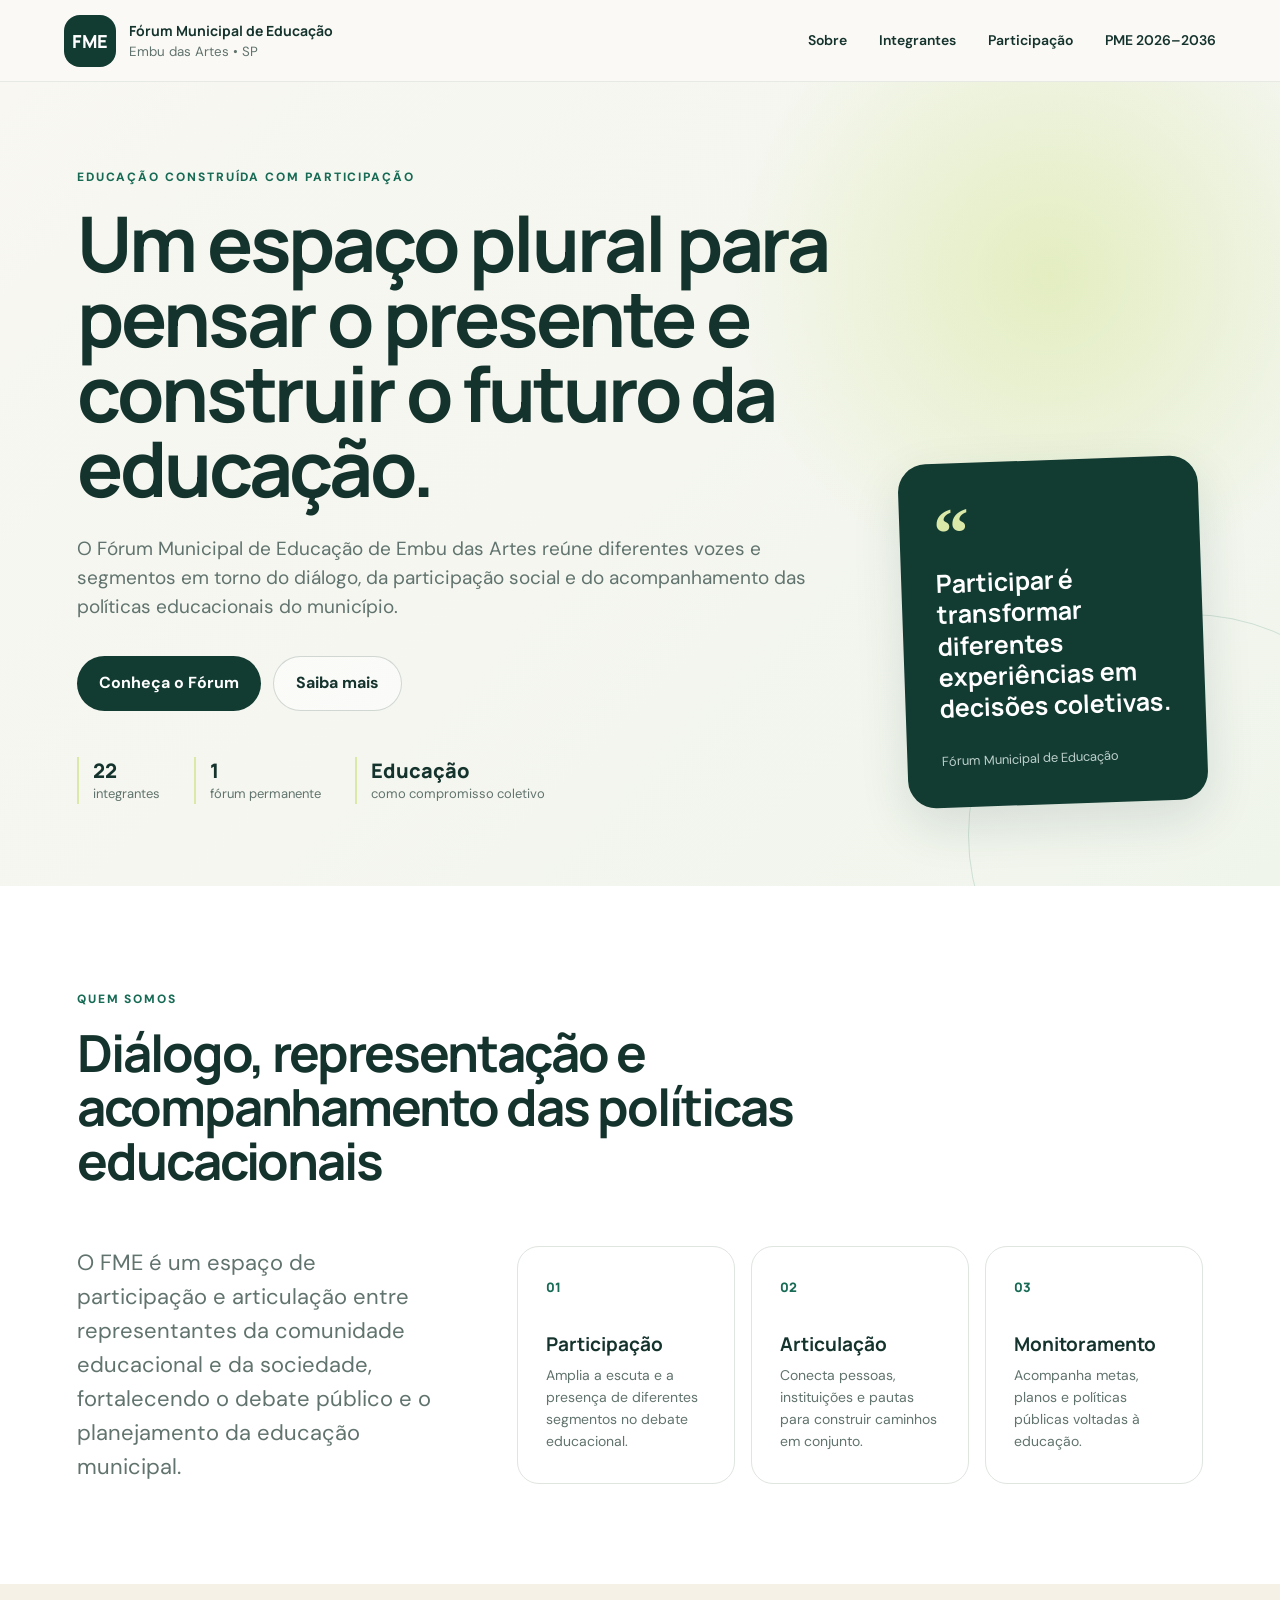
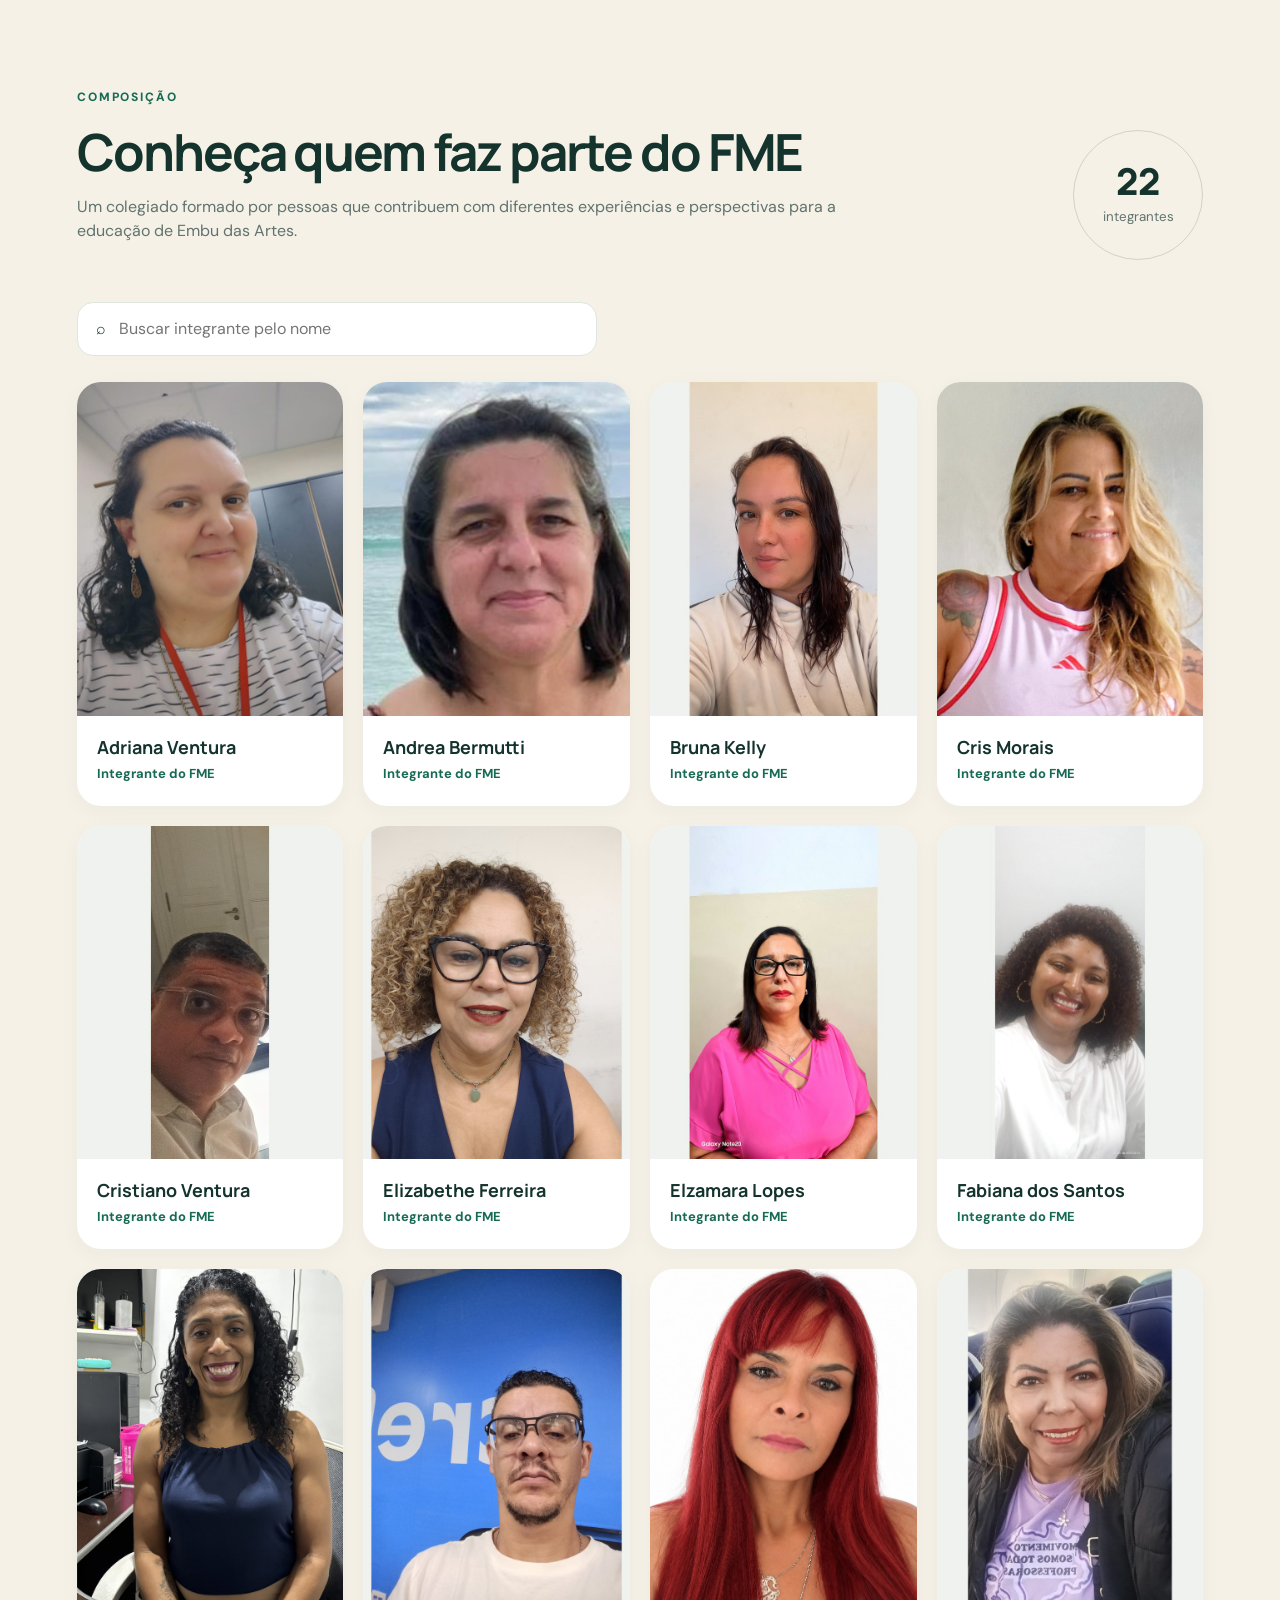
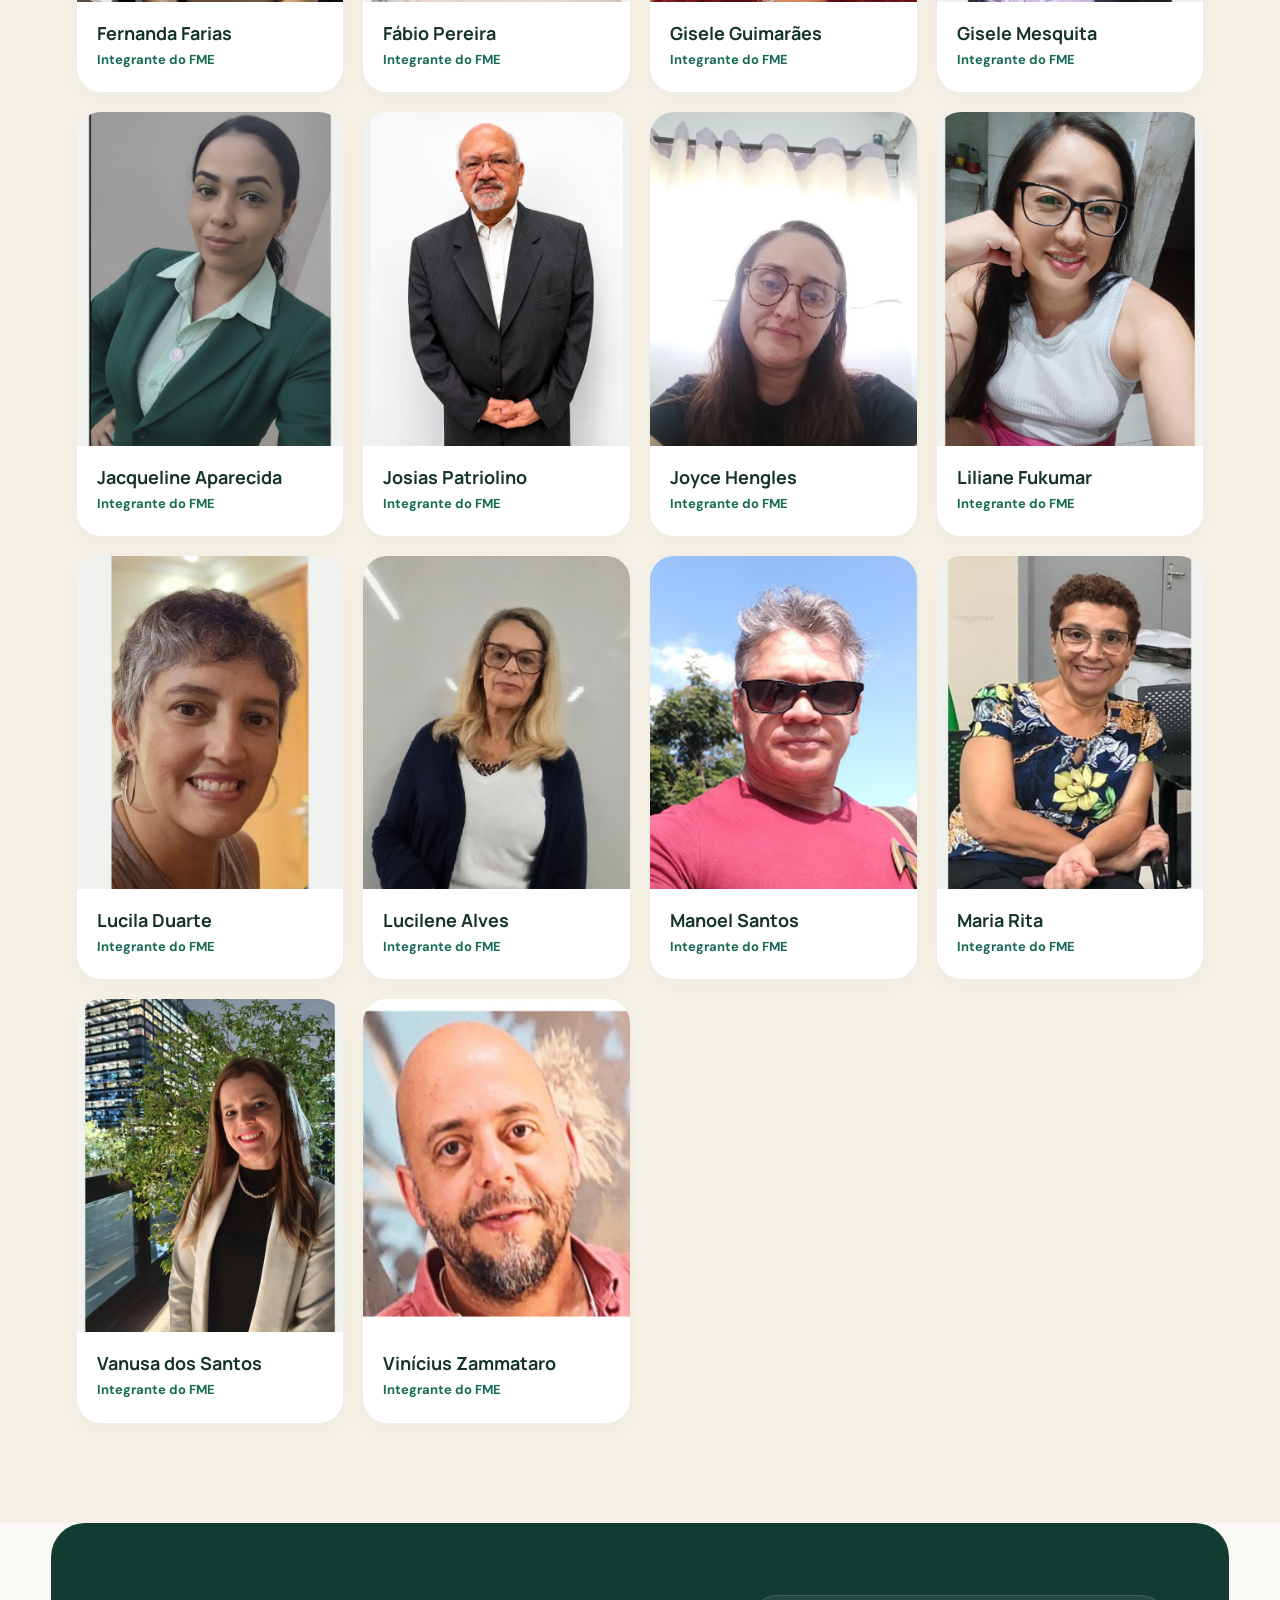
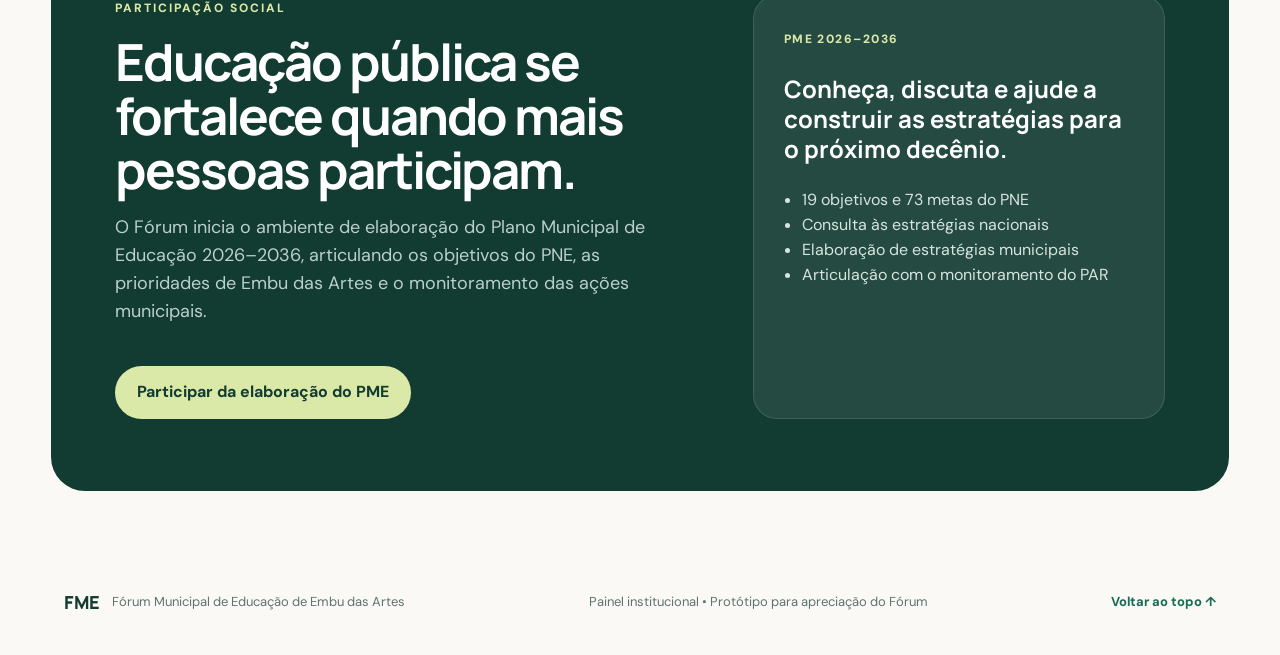
<file: index.html>
<!doctype html>
<html lang="pt-BR">
<head>
  <meta charset="utf-8">
  <meta name="viewport" content="width=device-width, initial-scale=1">
  <meta name="theme-color" content="#173f35">
  <title>FME | Fórum Municipal de Educação de Embu das Artes</title>
  <meta name="description" content="Painel institucional do Fórum Municipal de Educação de Embu das Artes.">
  <link rel="preconnect" href="https://fonts.googleapis.com">
  <link rel="preconnect" href="https://fonts.gstatic.com" crossorigin>
  <link href="https://fonts.googleapis.com/css2?family=DM+Sans:wght@400;500;600;700&family=Manrope:wght@600;700;800&display=swap" rel="stylesheet">
  <link rel="stylesheet" href="assets/css/style.css">
  <link rel="stylesheet" href="assets/css/index-overrides.css">
</head>
<body>
<header class="topbar"><a class="brand" href="#inicio"><span class="brand-mark">FME</span><span class="brand-copy"><strong>Fórum Municipal de Educação</strong><small>Embu das Artes • SP</small></span></a><nav class="nav"><a href="#sobre">Sobre</a><a href="#integrantes">Integrantes</a><a href="#participacao">Participação</a><a href="pme.html">PME 2026–2036</a></nav><button class="menu" aria-label="Abrir menu" aria-expanded="false">☰</button></header>
<main>
<section id="inicio" class="hero"><div class="hero-content"><span class="eyebrow">Educação construída com participação</span><h1>Um espaço plural para pensar o presente e construir o futuro da educação.</h1><p>O Fórum Municipal de Educação de Embu das Artes reúne diferentes vozes e segmentos em torno do diálogo, da participação social e do acompanhamento das políticas educacionais do município.</p><div class="hero-actions"><a class="btn primary" href="#integrantes">Conheça o Fórum</a><a class="btn ghost" href="#sobre">Saiba mais</a></div><div class="hero-stats"><div><strong id="memberTotal">21</strong><span>integrantes</span></div><div><strong>1</strong><span>fórum permanente</span></div><div><strong>Educação</strong><span>como compromisso coletivo</span></div></div></div><aside class="hero-card"><div class="quote-mark">“</div><p>Participar é transformar diferentes experiências em decisões coletivas.</p><span>Fórum Municipal de Educação</span></aside></section>
<section id="sobre" class="section intro"><div class="section-heading"><span class="kicker">Quem somos</span><h2>Diálogo, representação e acompanhamento das políticas educacionais</h2></div><div class="intro-grid"><p class="lead">O FME é um espaço de participação e articulação entre representantes da comunidade educacional e da sociedade, fortalecendo o debate público e o planejamento da educação municipal.</p><div class="pillars"><article><b>01</b><h3>Participação</h3><p>Amplia a escuta e a presença de diferentes segmentos no debate educacional.</p></article><article><b>02</b><h3>Articulação</h3><p>Conecta pessoas, instituições e pautas para construir caminhos em conjunto.</p></article><article><b>03</b><h3>Monitoramento</h3><p>Acompanha metas, planos e políticas públicas voltadas à educação.</p></article></div></div></section>
<section id="integrantes" class="section members-section"><div class="section-heading members-heading"><div><span class="kicker">Composição</span><h2>Conheça quem faz parte do FME</h2><p>Um colegiado formado por pessoas que contribuem com diferentes experiências e perspectivas para a educação de Embu das Artes.</p></div><div class="counter"><span id="visibleCount">21</span><small>integrantes</small></div></div><div class="member-tools"><label class="search"><span>⌕</span><input id="searchInput" type="search" placeholder="Buscar integrante pelo nome"></label><button id="clearSearch" class="clear" hidden>Limpar busca</button></div><div id="membersGrid" class="members-grid" aria-live="polite"></div><p id="emptyState" class="empty" hidden>Nenhum integrante encontrado com esse nome.</p></section>
<section id="participacao" class="participation"><div><span class="kicker light">Participação social</span><h2>Educação pública se fortalece quando mais pessoas participam.</h2><p>O Fórum inicia o ambiente de elaboração do Plano Municipal de Educação 2026–2036, articulando os objetivos do PNE, as prioridades de Embu das Artes e o monitoramento das ações municipais.</p><a class="btn pme-cta" href="pme.html">Participar da elaboração do PME</a></div><div class="future-card"><span>PME 2026–2036</span><h3>Conheça, discuta e ajude a construir as estratégias para o próximo decênio.</h3><ul><li>19 objetivos e 73 metas do PNE</li><li>Consulta às estratégias nacionais</li><li>Elaboração de estratégias municipais</li><li>Articulação com o monitoramento do PAR</li></ul></div></section>
</main><footer><div><strong>FME</strong><span>Fórum Municipal de Educação de Embu das Artes</span></div><p>Painel institucional • Protótipo para apreciação do Fórum</p><a href="#inicio">Voltar ao topo ↑</a></footer><script src="assets/js/app.js"></script></body></html>
</file>
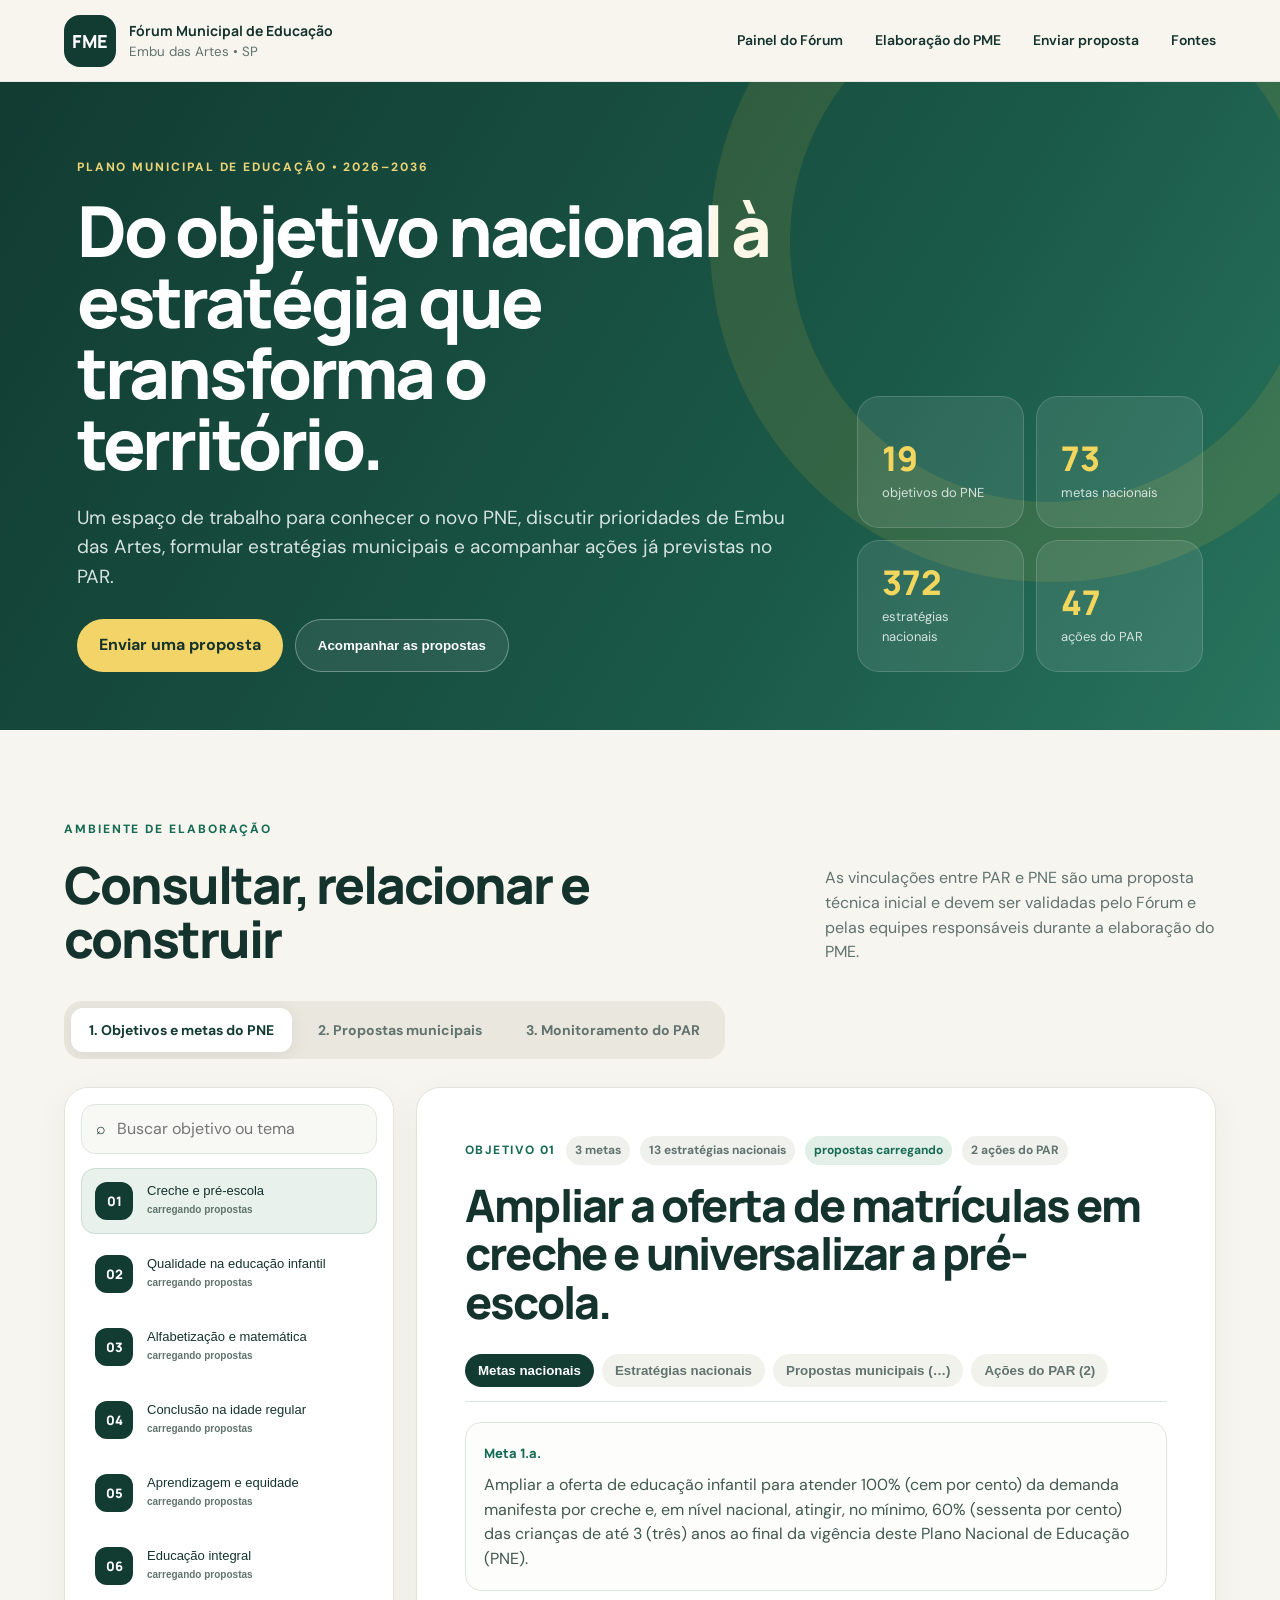
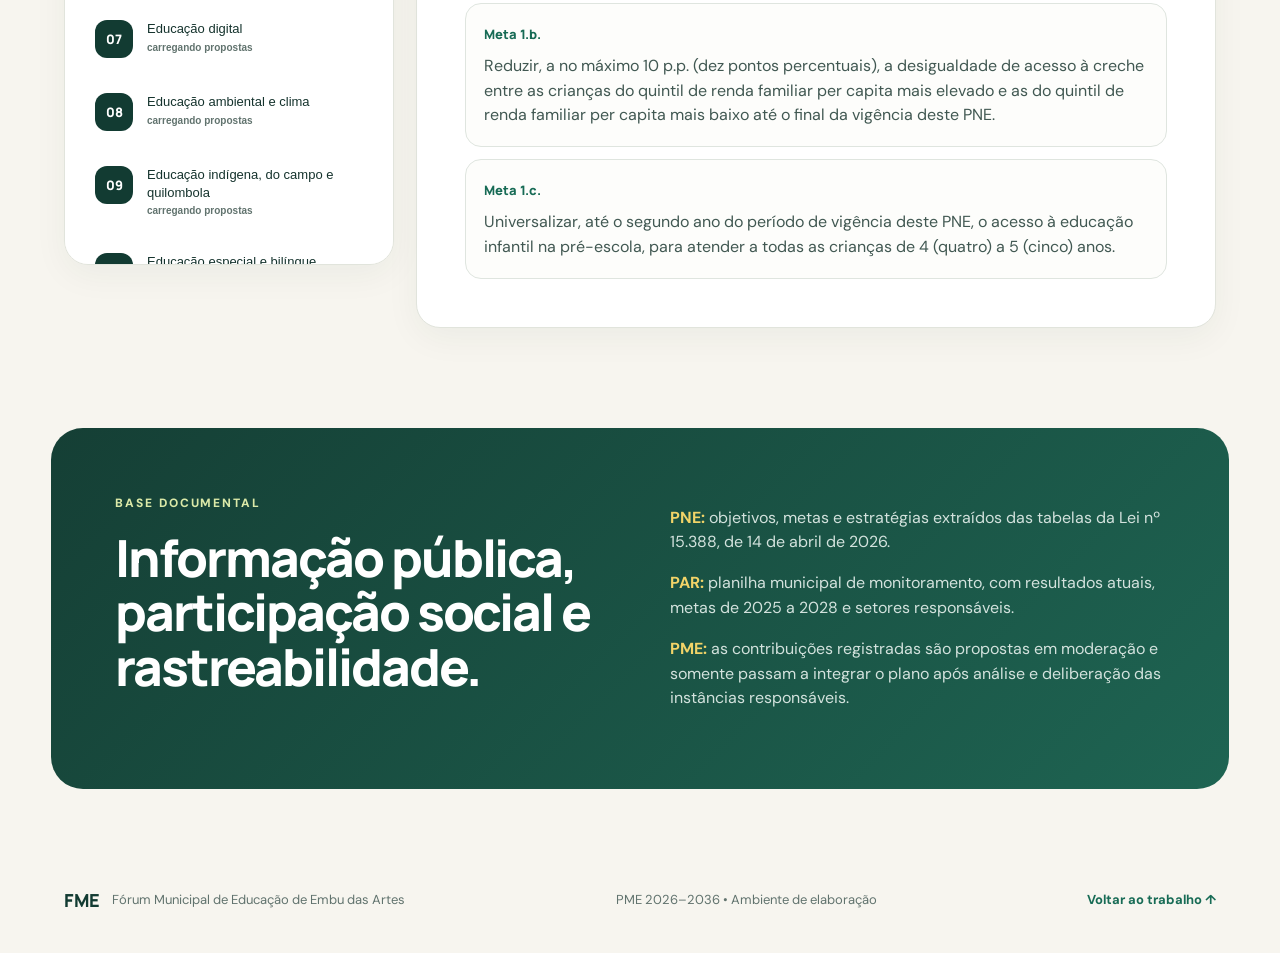
<file: pme.html>
<!doctype html>
<html lang="pt-BR">
<head>
  <meta charset="utf-8">
  <meta name="viewport" content="width=device-width, initial-scale=1">
  <meta name="theme-color" content="#153f35">
  <title>PME 2026–2036 | Fórum Municipal de Educação</title>
  <meta name="description" content="Ambiente de consulta ao PNE, elaboração de estratégias municipais e articulação com o monitoramento do PAR de Embu das Artes.">
  <link rel="preconnect" href="https://fonts.googleapis.com">
  <link rel="preconnect" href="https://fonts.gstatic.com" crossorigin>
  <link href="https://fonts.googleapis.com/css2?family=DM+Sans:wght@400;500;600;700&family=Manrope:wght@600;700;800&display=swap" rel="stylesheet">
  <link rel="stylesheet" href="assets/css/style.css">
  <link rel="stylesheet" href="assets/css/pme.css">
  <link rel="stylesheet" href="assets/css/pme-integration.css">
  <link rel="stylesheet" href="assets/css/pme-dashboard.css">
</head>
<body class="pme-page">
  <header class="topbar">
    <a class="brand" href="index.html">
      <span class="brand-mark">FME</span>
      <span class="brand-copy"><strong>Fórum Municipal de Educação</strong><small>Embu das Artes • SP</small></span>
    </a>
    <nav class="nav">
      <a href="index.html">Painel do Fórum</a>
      <a href="#workspace">Elaboração do PME</a>
      <a href="propostas.html">Enviar proposta</a>
      <a href="#fontes">Fontes</a>
    </nav>
    <button class="menu" aria-label="Abrir menu" aria-expanded="false">☰</button>
  </header>

  <main>
    <section class="pme-hero">
      <div>
        <span class="eyebrow">Plano Municipal de Educação • 2026–2036</span>
        <h1>Do objetivo nacional à estratégia que transforma o território.</h1>
        <p>Um espaço de trabalho para conhecer o novo PNE, discutir prioridades de Embu das Artes, formular estratégias municipais e acompanhar ações já previstas no PAR.</p>
        <div class="hero-actions">
          <a class="btn primary" href="propostas.html">Enviar uma proposta</a>
          <button class="btn dashboard-link" type="button" data-open-view="municipal">Acompanhar as propostas</button>
        </div>
      </div>
      <div class="pme-hero-stats" aria-label="Resumo das fontes analisadas">
        <article><strong id="pneObjectiveTotal">19</strong><span>objetivos do PNE</span></article>
        <article><strong id="pneGoalTotal">73</strong><span>metas nacionais</span></article>
        <article><strong id="pneStrategyTotal">372</strong><span>estratégias nacionais</span></article>
        <article><strong id="parActionTotal">47</strong><span>ações do PAR</span></article>
      </div>
    </section>

    <section id="workspace" class="pme-workspace">
      <div class="workspace-heading">
        <div>
          <span class="kicker">Ambiente de elaboração</span>
          <h2>Consultar, relacionar e construir</h2>
        </div>
        <p>As vinculações entre PAR e PNE são uma proposta técnica inicial e devem ser validadas pelo Fórum e pelas equipes responsáveis durante a elaboração do PME.</p>
      </div>

      <div class="view-tabs" role="tablist" aria-label="Etapas de trabalho do PME">
        <button class="view-tab active" role="tab" aria-selected="true" data-view="pne">1. Objetivos e metas do PNE</button>
        <button class="view-tab" role="tab" aria-selected="false" data-view="municipal">2. Propostas municipais</button>
        <button class="view-tab" role="tab" aria-selected="false" data-view="par">3. Monitoramento do PAR</button>
      </div>

      <section class="workspace-view active" id="view-pne" aria-label="Objetivos e metas do PNE">
        <div class="pne-layout">
          <aside class="objective-browser">
            <label class="pme-search">
              <span aria-hidden="true">⌕</span>
              <input id="objectiveSearch" type="search" placeholder="Buscar objetivo ou tema">
            </label>
            <div id="objectiveList" class="objective-list"></div>
          </aside>
          <div id="objectiveDetail" class="objective-detail"></div>
        </div>
      </section>

      <section class="workspace-view" id="view-municipal" aria-label="Painel público das propostas municipais">
        <div class="proposal-dashboard-head">
          <div>
            <span class="kicker">Consulta pública moderada</span>
            <h3>Acompanhamento das propostas municipais</h3>
            <p>Os números abaixo são atualizados a partir da central de propostas. Somente dados agregados são publicados; nomes, e-mails e textos ainda não moderados permanecem restritos à equipe responsável.</p>
          </div>
          <a class="btn primary" href="propostas.html">Enviar nova proposta</a>
        </div>

        <div id="proposalDashboardState" class="dashboard-state" role="status" aria-live="polite">Carregando dados da consulta…</div>
        <div class="proposal-summary-grid" aria-label="Resumo das propostas">
          <article class="proposal-summary total"><span>Total de propostas</span><strong id="publicTotal">—</strong></article>
          <article class="proposal-summary received"><span>Recebidas</span><strong id="publicReceived">—</strong></article>
          <article class="proposal-summary analysis"><span>Em análise</span><strong id="publicInAnalysis">—</strong></article>
          <article class="proposal-summary approved"><span>Aprovadas</span><strong id="publicApproved">—</strong></article>
          <article class="proposal-summary incorporated"><span>Incorporadas</span><strong id="publicIncorporated">—</strong></article>
          <article class="proposal-summary rejected"><span>Rejeitadas</span><strong id="publicRejected">—</strong></article>
        </div>

        <div class="objective-dashboard-card">
          <div class="objective-dashboard-heading">
            <div><span class="kicker">Distribuição temática</span><h3>Propostas por objetivo do PNE</h3></div>
            <p>Clique em um objetivo para consultar sua situação no ambiente de elaboração.</p>
          </div>
          <div id="objectiveProposalBars" class="objective-proposal-bars"></div>
        </div>
        <p id="dashboardUpdatedAt" class="dashboard-updated"></p>
      </section>

      <section class="workspace-view" id="view-par" aria-label="Monitoramento do PAR">
        <div class="par-intro">
          <div>
            <span class="kicker">Plano de Ações Articuladas</span>
            <h3>O PAR como camada operacional do PME</h3>
            <p>O PAR reúne ações, indicadores, metas anuais e responsáveis. Sua integração permite identificar o que já está planejado para 2025–2028 e o que ainda precisa ser criado ou ampliado no horizonte decenal.</p>
          </div>
          <div class="par-status-summary" id="parStatusSummary"></div>
        </div>
        <div class="par-filters">
          <label>Objetivo do PNE<select id="parObjectiveFilter"><option value="">Todos os objetivos</option></select></label>
          <label>Situação<select id="parStatusFilter"><option value="">Todas as situações</option></select></label>
          <label>Setor responsável<select id="parSectorFilter"><option value="">Todos os setores</option></select></label>
          <label class="par-search">Buscar ação<input id="parSearch" type="search" placeholder="Digite um tema ou indicador"></label>
        </div>
        <div class="par-table-wrap">
          <table class="par-table">
            <thead><tr><th>Ação e vínculo</th><th>Indicador</th><th>Resultado atual</th><th>Meta 2028</th><th>Situação</th><th>Responsável</th></tr></thead>
            <tbody id="parTableBody"></tbody>
          </table>
        </div>
        <p id="parCount" class="result-count"></p>
      </section>
    </section>

    <section id="fontes" class="source-note">
      <div><span class="kicker light">Base documental</span><h2>Informação pública, participação social e rastreabilidade.</h2></div>
      <div>
        <p><strong>PNE:</strong> objetivos, metas e estratégias extraídos das tabelas da Lei nº 15.388, de 14 de abril de 2026.</p>
        <p><strong>PAR:</strong> planilha municipal de monitoramento, com resultados atuais, metas de 2025 a 2028 e setores responsáveis.</p>
        <p><strong>PME:</strong> as contribuições registradas são propostas em moderação e somente passam a integrar o plano após análise e deliberação das instâncias responsáveis.</p>
      </div>
    </section>
  </main>

  <footer>
    <div><strong>FME</strong><span>Fórum Municipal de Educação de Embu das Artes</span></div>
    <p>PME 2026–2036 • Ambiente de elaboração</p>
    <a href="#workspace">Voltar ao trabalho ↑</a>
  </footer>

  <script src="assets/js/pme-config.js"></script>
  <script src="assets/js/pne-par-data.js"></script>
  <script src="assets/js/pme.js"></script>
</body>
</html>
</file>
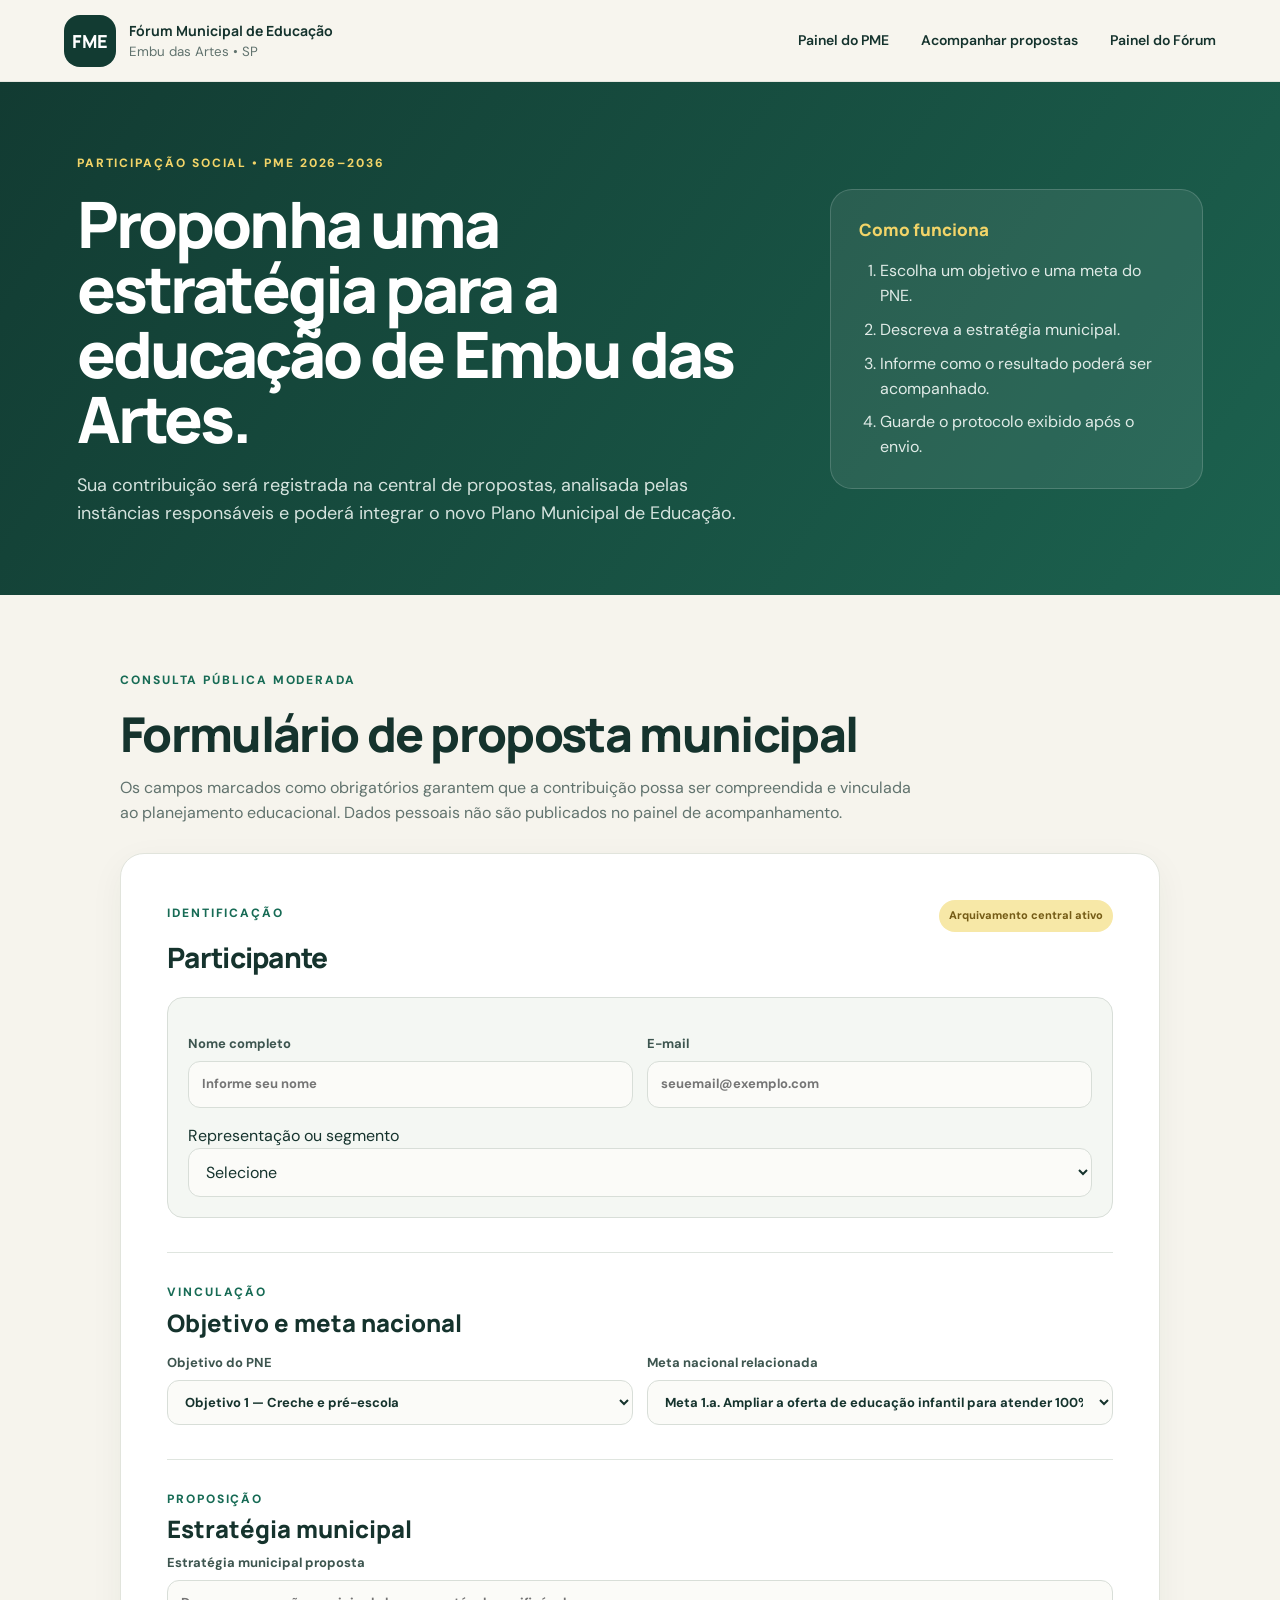
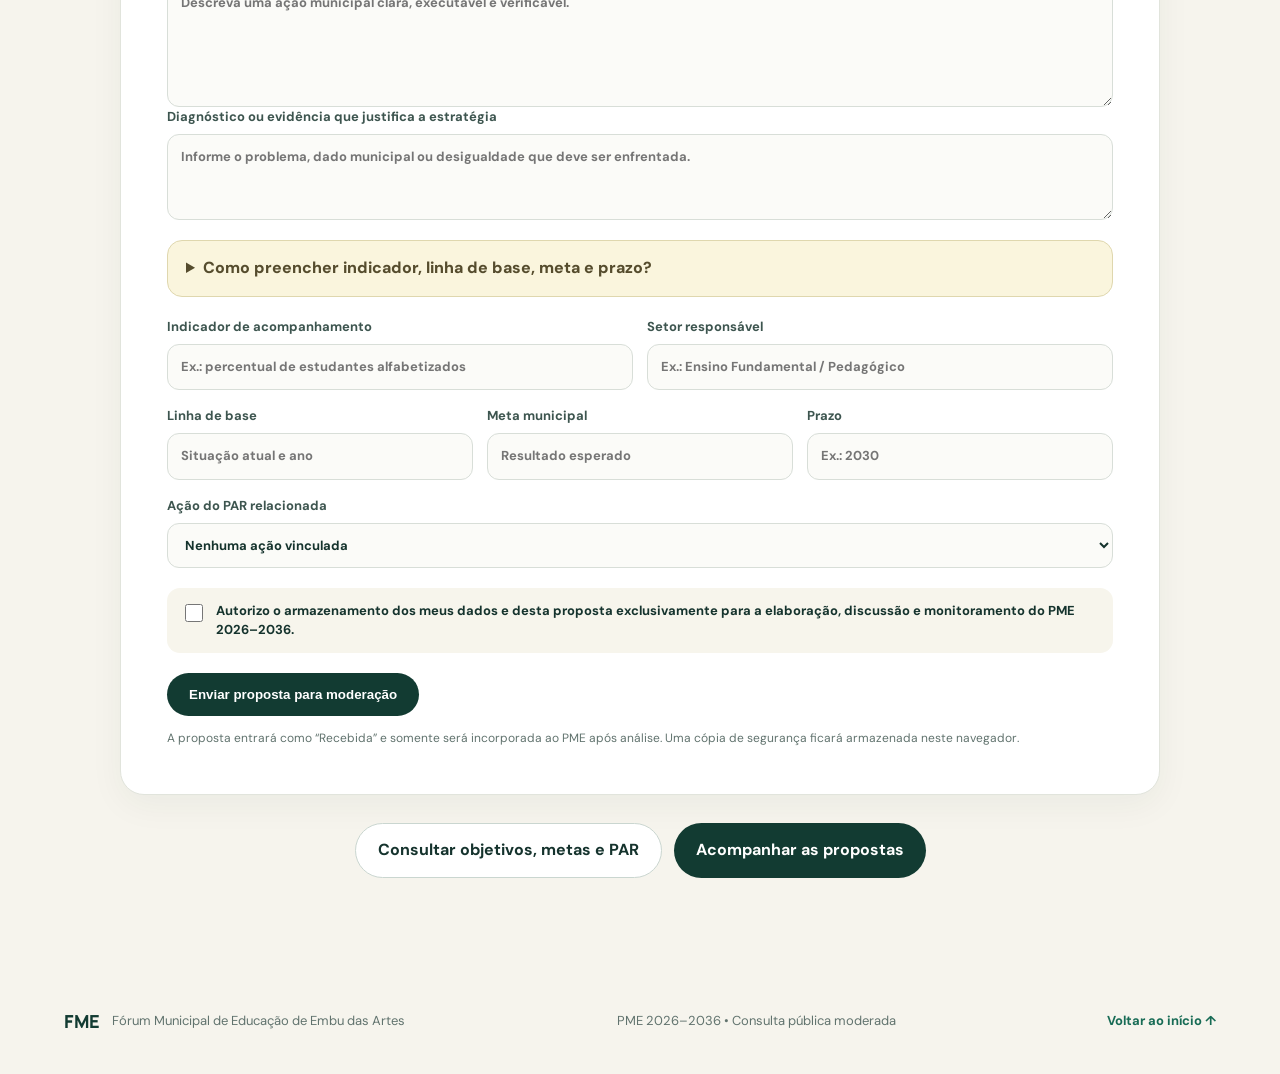
<file: propostas.html>
<!doctype html>
<html lang="pt-BR">
<head>
  <meta charset="utf-8">
  <meta name="viewport" content="width=device-width, initial-scale=1">
  <meta name="theme-color" content="#153f35">
  <title>Enviar proposta | PME 2026–2036</title>
  <meta name="description" content="Formulário público para envio de propostas municipais ao Plano Municipal de Educação de Embu das Artes 2026–2036.">
  <link rel="preconnect" href="https://fonts.googleapis.com">
  <link rel="preconnect" href="https://fonts.gstatic.com" crossorigin>
  <link href="https://fonts.googleapis.com/css2?family=DM+Sans:wght@400;500;600;700&family=Manrope:wght@600;700;800&display=swap" rel="stylesheet">
  <link rel="stylesheet" href="assets/css/style.css">
  <link rel="stylesheet" href="assets/css/pme.css">
  <link rel="stylesheet" href="assets/css/pme-integration.css">
  <link rel="stylesheet" href="assets/css/propostas.css">
</head>
<body id="top" class="pme-page proposal-page">
  <header class="topbar">
    <a class="brand" href="index.html">
      <span class="brand-mark">FME</span>
      <span class="brand-copy"><strong>Fórum Municipal de Educação</strong><small>Embu das Artes • SP</small></span>
    </a>
    <nav class="nav">
      <a href="pme.html">Painel do PME</a>
      <a href="pme.html#painel-propostas">Acompanhar propostas</a>
      <a href="index.html">Painel do Fórum</a>
    </nav>
    <button class="menu" aria-label="Abrir menu" aria-expanded="false">☰</button>
  </header>

  <main>
    <section class="proposal-hero">
      <div>
        <span class="eyebrow">Participação social • PME 2026–2036</span>
        <h1>Proponha uma estratégia para a educação de Embu das Artes.</h1>
        <p>Sua contribuição será registrada na central de propostas, analisada pelas instâncias responsáveis e poderá integrar o novo Plano Municipal de Educação.</p>
      </div>
      <aside>
        <strong>Como funciona</strong>
        <ol>
          <li>Escolha um objetivo e uma meta do PNE.</li>
          <li>Descreva a estratégia municipal.</li>
          <li>Informe como o resultado poderá ser acompanhado.</li>
          <li>Guarde o protocolo exibido após o envio.</li>
        </ol>
      </aside>
    </section>

    <section class="proposal-content">
      <div class="proposal-intro">
        <span class="kicker">Consulta pública moderada</span>
        <h2>Formulário de proposta municipal</h2>
        <p>Os campos marcados como obrigatórios garantem que a contribuição possa ser compreendida e vinculada ao planejamento educacional. Dados pessoais não são publicados no painel de acompanhamento.</p>
      </div>

      <form id="strategyForm" class="strategy-form proposal-form">
        <div class="form-heading">
          <div><span class="kicker">Identificação</span><h3>Participante</h3></div>
          <span class="local-badge" id="storageBadge">Verificando conexão</span>
        </div>
        <div class="participant-block">
          <div class="form-row two">
            <label>Nome completo<input id="draftParticipantName" type="text" maxlength="160" required autocomplete="name" placeholder="Informe seu nome"></label>
            <label>E-mail<input id="draftParticipantEmail" type="email" maxlength="180" required autocomplete="email" placeholder="seuemail@exemplo.com"></label>
          </div>
          <label>Representação ou segmento
            <select id="draftParticipantSegment" required>
              <option value="">Selecione</option>
              <option>FME</option><option>Secretaria Municipal de Educação</option><option>Unidade escolar</option>
              <option>Conselho</option><option>Sociedade civil</option><option>Estudante</option>
              <option>Família/Responsável</option><option>Outro</option>
            </select>
          </label>
        </div>

        <div class="form-section-heading"><span class="kicker">Vinculação</span><h3>Objetivo e meta nacional</h3></div>
        <div class="form-row two">
          <label>Objetivo do PNE<select id="draftObjective" required></select></label>
          <label>Meta nacional relacionada<select id="draftGoal" required></select></label>
        </div>

        <div class="form-section-heading"><span class="kicker">Proposição</span><h3>Estratégia municipal</h3></div>
        <label>Estratégia municipal proposta<textarea id="draftText" rows="5" required placeholder="Descreva uma ação municipal clara, executável e verificável."></textarea></label>
        <label>Diagnóstico ou evidência que justifica a estratégia<textarea id="draftEvidence" rows="3" placeholder="Informe o problema, dado municipal ou desigualdade que deve ser enfrentada."></textarea></label>

        <details class="form-help">
          <summary>Como preencher indicador, linha de base, meta e prazo?</summary>
          <div>
            <p><strong>Indicador:</strong> o que será medido. Ex.: “Percentual de estudantes alfabetizados ao final do 2º ano”.</p>
            <p><strong>Linha de base:</strong> o valor atual e seu ano de referência. Ex.: “40,5% em 2024”.</p>
            <p><strong>Meta municipal:</strong> o resultado que se pretende alcançar. Ex.: “100% dos estudantes alfabetizados”.</p>
            <p><strong>Prazo:</strong> até quando a meta deverá ser atingida. Ex.: “2030”.</p>
          </div>
        </details>

        <div class="form-row two">
          <label>Indicador de acompanhamento<input id="draftIndicator" type="text" placeholder="Ex.: percentual de estudantes alfabetizados"></label>
          <label>Setor responsável<input id="draftOwner" type="text" placeholder="Ex.: Ensino Fundamental / Pedagógico"></label>
        </div>
        <div class="form-row three">
          <label>Linha de base<input id="draftBaseline" type="text" placeholder="Situação atual e ano"></label>
          <label>Meta municipal<input id="draftTarget" type="text" placeholder="Resultado esperado"></label>
          <label>Prazo<input id="draftDeadline" type="text" placeholder="Ex.: 2030"></label>
        </div>
        <label>Ação do PAR relacionada<select id="draftPar"><option value="">Nenhuma ação vinculada</option></select></label>
        <label class="honeypot" aria-hidden="true">Não preencha este campo<input id="draftWebsite" type="text" tabindex="-1" autocomplete="off"></label>
        <label class="consent-check"><input id="draftConsent" type="checkbox" required><span>Autorizo o armazenamento dos meus dados e desta proposta exclusivamente para a elaboração, discussão e monitoramento do PME 2026–2036.</span></label>
        <button class="btn primary" id="submitProposal" type="submit">Enviar proposta para moderação</button>
        <p id="submitStatus" class="form-status" role="status" aria-live="polite"></p>
        <p class="form-note">A proposta entrará como “Recebida” e somente será incorporada ao PME após análise. Uma cópia de segurança ficará armazenada neste navegador.</p>
      </form>

      <div class="proposal-footer-actions">
        <a class="btn ghost" href="pme.html">Consultar objetivos, metas e PAR</a>
        <a class="btn primary" href="pme.html#painel-propostas">Acompanhar as propostas</a>
      </div>
    </section>
  </main>

  <footer>
    <div><strong>FME</strong><span>Fórum Municipal de Educação de Embu das Artes</span></div>
    <p>PME 2026–2036 • Consulta pública moderada</p>
    <a href="#top">Voltar ao início ↑</a>
  </footer>

  <script src="assets/js/pme-config.js"></script>
  <script src="assets/js/pne-par-data.js"></script>
  <script src="assets/js/propostas.js"></script>
</body>
</html>
</file>
<file: assets/css/style.css>
:root{--ink:#15332d;--deep:#123b32;--green:#176b55;--lime:#dbe9a8;--sand:#f5f1e7;--cream:#faf9f5;--white:#fff;--line:#dfe5df;--muted:#61736e;--shadow:0 18px 50px rgba(19,58,49,.12)}*{box-sizing:border-box}html{scroll-behavior:smooth}body{margin:0;background:var(--cream);color:var(--ink);font:16px/1.55 'DM Sans',Arial,sans-serif}a{color:inherit;text-decoration:none}.topbar{height:82px;display:flex;align-items:center;justify-content:space-between;padding:0 clamp(24px,5vw,72px);position:sticky;top:0;z-index:20;background:rgba(250,249,245,.92);backdrop-filter:blur(16px);border-bottom:1px solid rgba(21,51,45,.08)}.brand{display:flex;align-items:center;gap:13px}.brand-mark{display:grid;place-items:center;width:52px;height:52px;border-radius:16px;background:var(--deep);color:#fff;font:800 18px/1 'Manrope',Arial,sans-serif}.brand-copy{display:flex;flex-direction:column;line-height:1.2}.brand-copy strong{font:700 14px 'Manrope',Arial,sans-serif}.brand-copy small{color:var(--muted);margin-top:4px}.nav{display:flex;gap:32px;font-weight:600;font-size:14px}.nav a{position:relative}.nav a:after{content:'';position:absolute;left:0;bottom:-7px;width:0;height:2px;background:var(--green);transition:.2s}.nav a:hover:after{width:100%}.menu{display:none;border:0;background:transparent;font-size:24px;color:var(--deep)}.hero{min-height:680px;padding:82px clamp(24px,6vw,90px);display:grid;grid-template-columns:minmax(0,1.45fr) minmax(300px,.55fr);gap:72px;align-items:center;background:radial-gradient(circle at 82% 24%,rgba(219,233,168,.65),transparent 26%),linear-gradient(135deg,#f8f7f2 0%,#f0f5ec 100%);position:relative;overflow:hidden}.hero:before{content:'';position:absolute;width:440px;height:440px;border:1px solid rgba(23,107,85,.16);border-radius:50%;right:-130px;bottom:-170px}.eyebrow,.kicker{display:inline-flex;text-transform:uppercase;letter-spacing:.16em;font-size:12px;font-weight:800;color:var(--green);margin-bottom:18px}.hero h1,.section h2,.participation h2{font-family:'Manrope',Arial,sans-serif;letter-spacing:-.04em}.hero h1{font-size:clamp(44px,6vw,82px);line-height:.98;max-width:1050px;margin:0 0 28px}.hero-content>p{max-width:760px;color:var(--muted);font-size:19px}.hero-actions{display:flex;gap:12px;margin:34px 0 46px}.btn{display:inline-flex;align-items:center;justify-content:center;padding:14px 22px;border-radius:999px;font-weight:700}.btn.primary{background:var(--deep);color:#fff}.btn.ghost{border:1px solid rgba(21,51,45,.18);background:rgba(255,255,255,.55)}.hero-stats{display:flex;flex-wrap:wrap;gap:34px}.hero-stats div{display:flex;flex-direction:column;border-left:2px solid var(--lime);padding-left:14px}.hero-stats strong{font:800 20px 'Manrope',Arial,sans-serif}.hero-stats span{color:var(--muted);font-size:13px}.hero-card{align-self:end;background:var(--deep);color:#fff;border-radius:28px;padding:34px;box-shadow:var(--shadow);transform:rotate(-2deg)}.quote-mark{font:800 72px/1 Georgia,serif;color:var(--lime);height:45px}.hero-card p{font:700 25px/1.25 'Manrope',Arial,sans-serif}.hero-card span{color:#bcd0ca;font-size:13px}.section{padding:100px clamp(24px,6vw,90px)}.section-heading{max-width:920px}.section h2,.participation h2{font-size:clamp(34px,4vw,55px);line-height:1.05;margin:0}.intro{background:var(--white)}.intro-grid{display:grid;grid-template-columns:.7fr 1.3fr;gap:70px;margin-top:58px}.lead{font-size:22px;color:var(--muted);margin:0}.pillars{display:grid;grid-template-columns:repeat(3,1fr);gap:16px}.pillars article{padding:28px;border:1px solid var(--line);border-radius:22px;background:#fff}.pillars b{font:800 13px 'Manrope',Arial,sans-serif;color:var(--green)}.pillars h3{font:700 19px 'Manrope',Arial,sans-serif;margin:32px 0 8px}.pillars p{color:var(--muted);margin:0;font-size:14px}.members-section{background:var(--sand)}.members-heading{max-width:none;display:flex;justify-content:space-between;align-items:end;gap:30px}.members-heading p{color:var(--muted);max-width:760px}.counter{min-width:130px;height:130px;border-radius:50%;border:1px solid rgba(21,51,45,.16);display:grid;place-content:center;text-align:center}.counter span{font:800 37px/1 'Manrope',Arial,sans-serif}.counter small{color:var(--muted);margin-top:7px}.member-tools{margin:42px 0 26px;display:flex;align-items:center;gap:12px}.search{width:min(520px,100%);background:#fff;border:1px solid var(--line);height:54px;border-radius:16px;padding:0 18px;display:flex;align-items:center;gap:11px}.search input{border:0;outline:0;width:100%;font:inherit;background:transparent;color:var(--ink)}.clear{border:0;background:transparent;color:var(--green);font-weight:700;cursor:pointer}.members-grid{display:grid;grid-template-columns:repeat(4,minmax(0,1fr));gap:20px}.member-card{background:#fff;border-radius:24px;overflow:hidden;box-shadow:0 5px 20px rgba(20,54,45,.04);transition:transform .25s ease,box-shadow .25s ease}.member-card:hover{transform:translateY(-6px);box-shadow:var(--shadow)}.photo-wrap{aspect-ratio:4/5;background:#e8ece8;overflow:hidden}.photo-wrap img{width:100%;height:100%;object-fit:cover;display:block;transition:transform .45s ease}.member-card:hover img{transform:scale(1.025)}.member-info{padding:19px 20px 22px}.member-info h3{font:700 18px 'Manrope',Arial,sans-serif;margin:0}.member-info p{margin:5px 0 0;color:var(--green);font-size:13px;font-weight:700}.empty{text-align:center;padding:50px;color:var(--muted)}.participation{margin:0 clamp(24px,4vw,58px) 58px;background:var(--deep);color:#fff;border-radius:34px;padding:72px clamp(28px,5vw,72px);display:grid;grid-template-columns:1.15fr .85fr;gap:80px}.kicker.light{color:var(--lime)}.participation>div>p{color:#bad0ca;font-size:18px;max-width:700px}.future-card{background:rgba(255,255,255,.08);border:1px solid rgba(255,255,255,.12);border-radius:24px;padding:30px}.future-card>span{color:var(--lime);font-size:12px;text-transform:uppercase;font-weight:800;letter-spacing:.12em}.future-card h3{font:700 24px/1.25 'Manrope',Arial,sans-serif}.future-card ul{padding-left:18px;color:#d8e4e0}footer{padding:30px clamp(24px,5vw,72px);display:flex;justify-content:space-between;align-items:center;gap:24px;color:var(--muted);font-size:13px}footer div{display:flex;gap:12px;align-items:center}footer strong{color:var(--deep);font:800 18px 'Manrope',Arial,sans-serif}footer a{font-weight:700;color:var(--green)}@media(max-width:1050px){.hero{grid-template-columns:1fr}.hero-card{max-width:480px}.members-grid{grid-template-columns:repeat(3,1fr)}.intro-grid,.participation{grid-template-columns:1fr}.pillars{grid-template-columns:repeat(3,1fr)}}@media(max-width:760px){.topbar{height:72px}.nav{display:none;position:absolute;top:72px;left:16px;right:16px;background:#fff;padding:20px;border-radius:18px;box-shadow:var(--shadow);flex-direction:column}.nav.open{display:flex}.menu{display:block}.brand-copy strong{font-size:12px}.brand-copy small{font-size:11px}.hero{padding-top:64px;min-height:auto}.hero h1{font-size:44px}.hero-stats{gap:18px}.hero-card{display:none}.intro-grid{gap:38px}.pillars{grid-template-columns:1fr}.members-heading{align-items:flex-start}.counter{width:92px;height:92px;min-width:92px}.members-grid{grid-template-columns:repeat(2,1fr);gap:12px}.member-info{padding:15px}.member-info h3{font-size:15px}.participation{margin:0 14px 30px;border-radius:26px;padding:45px 24px;gap:30px}footer{flex-direction:column;align-items:flex-start}}@media(max-width:430px){.members-grid{grid-template-columns:1fr 1fr}.member-info p{font-size:11px}.section{padding-left:18px;padding-right:18px}.members-heading{display:block}.counter{margin-top:25px}.hero{padding-left:18px;padding-right:18px}}
</file>
<file: assets/css/index-overrides.css>
.pme-cta {
  margin-top: 22px;
  background: var(--lime);
  color: var(--deep);
}
</file>
<file: assets/css/pme.css>
:root{--pme-red:#b8393e;--pme-yellow:#e3ba35;--pme-teal:#2c8a71;--pme-surface:#f3f0e8}.pme-page{background:#f7f5ef}.pme-page .topbar{background:rgba(247,245,239,.94)}.pme-hero{padding:72px clamp(24px,6vw,90px) 58px;background:linear-gradient(122deg,#123b32 0%,#1a5948 64%,#28745d 100%);color:#fff;display:grid;grid-template-columns:minmax(0,1.35fr) minmax(310px,.65fr);gap:60px;align-items:end;position:relative;overflow:hidden}.pme-hero:after{content:'';position:absolute;right:-110px;top:-180px;width:520px;height:520px;border-radius:50%;border:80px solid rgba(227,186,53,.12)}.pme-hero .eyebrow{color:#e8d276}.pme-hero h1{font:800 clamp(42px,5.5vw,76px)/1.01 'Manrope',Arial,sans-serif;letter-spacing:-.045em;margin:0 0 24px;max-width:1000px}.pme-hero p{font-size:19px;color:#d5e3de;max-width:820px;margin:0}.pme-hero-stats{display:grid;grid-template-columns:1fr 1fr;gap:12px;position:relative;z-index:1}.pme-hero-stats article{min-height:132px;padding:24px;border-radius:22px;background:rgba(255,255,255,.09);border:1px solid rgba(255,255,255,.15);display:flex;flex-direction:column;justify-content:flex-end}.pme-hero-stats strong{font:800 34px/1 'Manrope',Arial,sans-serif;color:#f3d65d}.pme-hero-stats span{font-size:13px;color:#d5e3de;margin-top:8px}.pme-workspace{padding:86px clamp(18px,5vw,74px) 100px}.workspace-heading{display:grid;grid-template-columns:1fr minmax(300px,.55fr);gap:50px;align-items:end;margin-bottom:36px}.workspace-heading h2{font:800 clamp(34px,4vw,54px)/1.06 'Manrope',Arial,sans-serif;letter-spacing:-.04em;margin:0}.workspace-heading p{color:var(--muted);margin:0}.view-tabs{display:flex;gap:8px;padding:7px;background:#eae7de;border-radius:18px;width:max-content;max-width:100%;overflow-x:auto;margin-bottom:28px}.view-tab{border:0;background:transparent;color:var(--muted);padding:13px 18px;border-radius:12px;font:700 14px 'DM Sans',Arial,sans-serif;white-space:nowrap;cursor:pointer}.view-tab.active{background:#fff;color:var(--deep);box-shadow:0 4px 18px rgba(20,54,45,.08)}.workspace-view{display:none}.workspace-view.active{display:block}.pne-layout{display:grid;grid-template-columns:330px minmax(0,1fr);gap:22px;align-items:start}.objective-browser,.objective-detail,.strategy-form,.draft-panel,.par-intro,.par-table-wrap{background:#fff;border:1px solid #e1e4dc;border-radius:24px;box-shadow:0 10px 34px rgba(20,54,45,.05)}.objective-browser{padding:16px;position:sticky;top:102px;max-height:calc(100vh - 122px);overflow:auto}.pme-search{height:50px;display:flex;align-items:center;gap:9px;padding:0 14px;border:1px solid var(--line);border-radius:14px;background:#f8f8f5;position:sticky;top:0;z-index:1}.pme-search input{border:0;outline:0;background:transparent;width:100%;font:inherit}.objective-list{display:grid;gap:7px;margin-top:14px}.objective-button{width:100%;text-align:left;border:1px solid transparent;background:transparent;border-radius:14px;padding:13px;display:grid;grid-template-columns:42px 1fr;gap:10px;cursor:pointer;color:var(--ink)}.objective-button:hover{background:#f4f4ef}.objective-button.active{background:#e8f1ec;border-color:#c8ddd3}.objective-number{width:38px;height:38px;border-radius:12px;display:grid;place-items:center;background:var(--deep);color:#fff;font:800 13px 'Manrope',Arial,sans-serif}.objective-button span:last-child{font-size:13px;line-height:1.35}.objective-detail{padding:clamp(24px,4vw,48px);min-height:650px}.objective-kicker{display:flex;align-items:center;gap:10px;flex-wrap:wrap}.objective-kicker span{font-size:12px;font-weight:800;text-transform:uppercase;letter-spacing:.12em;color:var(--green)}.objective-kicker b{font-size:12px;color:var(--muted);padding:5px 9px;background:#f0f1ec;border-radius:999px}.objective-detail h2{font:800 clamp(30px,3.5vw,48px)/1.08 'Manrope',Arial,sans-serif;letter-spacing:-.04em;margin:16px 0 28px}.detail-tabs{display:flex;gap:8px;flex-wrap:wrap;border-bottom:1px solid var(--line);padding-bottom:14px;margin-bottom:20px}.detail-tab{border:0;background:#f2f2ed;color:var(--muted);padding:9px 13px;border-radius:999px;font-weight:700;cursor:pointer}.detail-tab.active{background:var(--deep);color:#fff}.detail-stack{display:grid;gap:12px}.legal-item{padding:18px;border:1px solid var(--line);border-radius:16px;background:#fdfdfb}.legal-item b{font:800 13px 'Manrope',Arial,sans-serif;color:var(--green)}.legal-item p{margin:7px 0 0;color:#415852}.par-link-card{padding:18px;border-left:4px solid var(--pme-yellow);border-radius:4px 16px 16px 4px;background:#f7f5ec}.par-link-card h4{margin:6px 0;font:700 16px/1.35 'Manrope',Arial,sans-serif}.par-link-card small{color:var(--muted)}.empty-card{padding:32px;text-align:center;background:#f6f5ef;border-radius:18px;color:var(--muted)}.inline-action{display:inline-flex;margin-top:14px;border:0;background:var(--deep);color:#fff;padding:10px 15px;border-radius:999px;font-weight:700;cursor:pointer}.draft-grid{display:grid;grid-template-columns:minmax(0,1.15fr) minmax(340px,.85fr);gap:22px;align-items:start}.strategy-form,.draft-panel{padding:clamp(22px,3vw,34px)}.form-heading,.draft-panel-head{display:flex;justify-content:space-between;gap:18px;align-items:start;margin-bottom:24px}.form-heading h3,.draft-panel h3,.par-intro h3{font:800 28px/1.15 'Manrope',Arial,sans-serif;letter-spacing:-.025em;margin:0}.local-badge{font-size:11px;font-weight:800;color:#755c16;background:#f7e8a7;padding:7px 10px;border-radius:999px;white-space:nowrap}.strategy-form>label,.form-row label,.par-filters label{display:grid;gap:7px;font-size:13px;font-weight:700;color:#3d554f}.strategy-form input,.strategy-form select,.strategy-form textarea,.par-filters input,.par-filters select{width:100%;border:1px solid #d8ded8;border-radius:12px;background:#fbfbf8;padding:12px 13px;font:inherit;color:var(--ink);outline:0}.strategy-form textarea{resize:vertical}.strategy-form input:focus,.strategy-form select:focus,.strategy-form textarea:focus,.par-filters input:focus,.par-filters select:focus{border-color:var(--green);box-shadow:0 0 0 3px rgba(23,107,85,.1)}.form-row{display:grid;gap:14px;margin:16px 0}.form-row.two{grid-template-columns:1fr 1fr}.form-row.three{grid-template-columns:repeat(3,1fr)}.strategy-form>.btn{margin-top:20px;border:0;cursor:pointer}.form-note{font-size:12px;color:var(--muted);margin:13px 0 0}.outline-action{border:1px solid #cfd7d1;background:#fff;color:var(--green);padding:9px 13px;border-radius:999px;font-weight:700;cursor:pointer}.draft-list{display:grid;gap:12px}.draft-card{padding:18px;border:1px solid var(--line);border-radius:16px}.draft-card header{display:flex;justify-content:space-between;gap:12px}.draft-card .draft-objective{font-size:11px;font-weight:800;color:var(--green);text-transform:uppercase;letter-spacing:.08em}.draft-card h4{font:700 17px/1.35 'Manrope',Arial,sans-serif;margin:8px 0}.draft-card p{font-size:13px;color:var(--muted);margin:6px 0}.delete-draft{border:0;background:transparent;color:#a23c40;font-weight:700;cursor:pointer}.par-intro{padding:30px;display:grid;grid-template-columns:1fr 1fr;gap:34px}.par-intro p{color:var(--muted)}.par-status-summary{display:grid;grid-template-columns:repeat(3,1fr);gap:10px}.status-card{border-radius:15px;background:#f4f3ed;padding:16px;display:flex;flex-direction:column;justify-content:end}.status-card strong{font:800 26px 'Manrope',Arial,sans-serif}.status-card span{font-size:11px;color:var(--muted);line-height:1.2}.par-filters{display:grid;grid-template-columns:1fr 1fr 1fr 1.3fr;gap:12px;margin:20px 0}.par-table-wrap{overflow:auto}.par-table{width:100%;border-collapse:collapse;min-width:1020px;font-size:13px}.par-table th{text-align:left;padding:15px;background:#173f35;color:#fff;font-size:11px;text-transform:uppercase;letter-spacing:.06em}.par-table th:first-child{border-radius:22px 0 0 0}.par-table th:last-child{border-radius:0 22px 0 0}.par-table td{padding:16px 15px;border-bottom:1px solid var(--line);vertical-align:top}.par-table tr:last-child td{border-bottom:0}.action-title{font-weight:700;line-height:1.35;display:block;margin-bottom:8px}.objective-tags{display:flex;gap:5px;flex-wrap:wrap}.objective-tag{font-size:10px;font-weight:800;color:var(--green);background:#e8f1ec;border-radius:999px;padding:4px 7px}.status-pill{display:inline-flex;padding:5px 8px;border-radius:999px;background:#eee;font-size:10px;font-weight:800;white-space:nowrap}.status-pill.baixo,.status-pill.muito-baixo{color:#8f292e;background:#f8dddd}.status-pill.medio{color:#755c16;background:#f6e7aa}.status-pill.alto{color:#176144;background:#d8efe4}.result-count{text-align:right;color:var(--muted);font-size:13px}.source-note{margin:0 clamp(18px,4vw,58px) 58px;padding:62px clamp(24px,5vw,64px);border-radius:32px;background:linear-gradient(135deg,#153f35,#1e6452);color:#fff;display:grid;grid-template-columns:1fr 1fr;gap:60px}.source-note h2{font:800 clamp(34px,4vw,52px)/1.06 'Manrope',Arial,sans-serif;letter-spacing:-.04em;margin:0}.source-note p{color:#d3e2dd}.source-note strong{color:#f2d468}@media(max-width:1050px){.pme-hero,.workspace-heading,.source-note{grid-template-columns:1fr}.pne-layout{grid-template-columns:270px minmax(0,1fr)}.draft-grid{grid-template-columns:1fr}.par-intro{grid-template-columns:1fr}.par-filters{grid-template-columns:1fr 1fr}}@media(max-width:760px){.pme-hero{padding-top:54px;grid-template-columns:1fr}.pme-hero h1{font-size:43px}.pme-workspace{padding-top:60px}.pne-layout{grid-template-columns:1fr}.objective-browser{position:static;max-height:360px}.objective-detail{min-height:auto}.form-row.two,.form-row.three,.par-filters{grid-template-columns:1fr}.par-status-summary{grid-template-columns:repeat(2,1fr)}.source-note{margin-left:14px;margin-right:14px;padding:42px 24px}.form-heading,.draft-panel-head{display:block}.local-badge{display:inline-flex;margin-top:12px}.outline-action{margin-top:12px}}@media(max-width:460px){.pme-hero-stats{grid-template-columns:1fr 1fr}.pme-hero-stats article{min-height:110px;padding:18px}.view-tabs{width:100%}.objective-detail{padding:22px}.par-status-summary{grid-template-columns:1fr 1fr}}
</file>
<file: assets/css/pme-integration.css>
.participant-block {
  margin-bottom: 20px;
  padding: 20px;
  border: 1px solid #d8ded8;
  border-radius: 16px;
  background: #f4f7f3;
}

.participant-block h4 {
  margin: 0 0 14px;
  color: var(--deep);
  font: 700 17px/1.2 'Manrope', Arial, sans-serif;
}

.consent-check {
  display: flex !important;
  grid-template-columns: none !important;
  align-items: flex-start;
  gap: 10px !important;
  margin-top: 20px;
  padding: 14px;
  border-radius: 13px;
  background: #f7f5ec;
  color: var(--ink) !important;
  line-height: 1.45;
}

.consent-check input {
  width: 18px !important;
  height: 18px;
  margin-top: 2px;
  flex: 0 0 auto;
}

.honeypot {
  position: absolute !important;
  left: -10000px !important;
  width: 1px !important;
  height: 1px !important;
  overflow: hidden !important;
}

.form-status {
  display: none;
  margin: 14px 0 0;
  padding: 13px 15px;
  border-radius: 12px;
  font-size: 13px;
  font-weight: 700;
}

.form-status.visible { display: block; }
.form-status.success { color: #12533c; background: #dcefe5; }
.form-status.warning { color: #72590f; background: #f7eab5; }
.form-status.error { color: #8b2d32; background: #f8dfe0; }
.strategy-form .btn[disabled] { cursor: wait; opacity: .65; }
</file>
<file: assets/css/pme-dashboard.css>
.pme-hero .hero-actions {
  position: relative;
  z-index: 2;
  margin: 28px 0 0;
}

.pme-hero .btn.primary {
  background: #f2d468;
  color: #15332d;
}

.pme-hero .dashboard-link {
  border: 1px solid rgba(255,255,255,.32);
  background: rgba(255,255,255,.08);
  color: #fff;
  cursor: pointer;
}

.objective-button-copy {
  display: flex;
  flex-direction: column;
  justify-content: center;
}

.objective-button-copy small {
  display: block;
  margin-top: 3px;
  color: var(--muted);
  font-size: 10px;
  font-weight: 700;
}

.objective-kicker .municipal-count-badge {
  background: #e1efe8;
  color: #176b55;
}

.proposal-dashboard-head {
  display: flex;
  align-items: flex-end;
  justify-content: space-between;
  gap: 32px;
  padding: 30px;
  border: 1px solid #e1e4dc;
  border-radius: 24px;
  background: #fff;
}

.proposal-dashboard-head h3,
.objective-dashboard-heading h3 {
  margin: 0;
  font: 800 28px/1.15 'Manrope',Arial,sans-serif;
  letter-spacing: -.025em;
}

.proposal-dashboard-head p,
.objective-dashboard-heading p {
  max-width: 820px;
  margin: 10px 0 0;
  color: var(--muted);
}

.proposal-dashboard-head .btn {
  flex: 0 0 auto;
}

.dashboard-state {
  margin: 16px 0;
  padding: 12px 15px;
  border-radius: 12px;
  background: #f4f1e7;
  color: #6c6243;
  font-size: 13px;
  font-weight: 700;
}

.dashboard-state.ready {
  background: #e2f0e8;
  color: #176144;
}

.dashboard-state.error {
  background: #f7e1e1;
  color: #8b2d32;
}

.proposal-summary-grid {
  display: grid;
  grid-template-columns: repeat(6,minmax(0,1fr));
  gap: 10px;
  margin-bottom: 20px;
}

.proposal-summary {
  min-height: 132px;
  padding: 18px;
  border: 1px solid #e1e4dc;
  border-radius: 18px;
  background: #fff;
  display: flex;
  flex-direction: column;
  justify-content: space-between;
}

.proposal-summary span {
  color: var(--muted);
  font-size: 12px;
  font-weight: 800;
  text-transform: uppercase;
  letter-spacing: .05em;
}

.proposal-summary strong {
  font: 800 34px/1 'Manrope',Arial,sans-serif;
}

.proposal-summary.total { background: #e8f0ec; }
.proposal-summary.received { background: #f8edb8; }
.proposal-summary.analysis { background: #deebf3; }
.proposal-summary.approved { background: #e7efe0; }
.proposal-summary.incorporated { background: #dcefe5; }
.proposal-summary.rejected { background: #f5e4e4; }

.objective-dashboard-card {
  padding: 30px;
  border: 1px solid #e1e4dc;
  border-radius: 24px;
  background: #fff;
}

.objective-dashboard-heading {
  display: flex;
  justify-content: space-between;
  align-items: end;
  gap: 30px;
  margin-bottom: 22px;
}

.objective-dashboard-heading p {
  max-width: 420px;
  font-size: 13px;
}

.objective-proposal-bars {
  display: grid;
  gap: 7px;
}

.objective-proposal-row {
  width: 100%;
  display: grid;
  grid-template-columns: 42px minmax(190px,1fr) minmax(180px,2fr) 40px;
  align-items: center;
  gap: 12px;
  padding: 9px 11px;
  border: 0;
  border-radius: 12px;
  background: transparent;
  color: var(--ink);
  text-align: left;
  cursor: pointer;
}

.objective-proposal-row:hover {
  background: #f3f6f2;
}

.bar-objective-number {
  display: grid;
  place-items: center;
  width: 34px;
  height: 34px;
  border-radius: 10px;
  background: var(--deep);
  color: #fff;
  font-size: 11px;
  font-weight: 800;
}

.bar-objective-title {
  font-size: 13px;
  font-weight: 700;
}

.bar-track {
  height: 10px;
  overflow: hidden;
  border-radius: 999px;
  background: #ebeee9;
}

.bar-fill {
  display: block;
  height: 100%;
  border-radius: inherit;
  background: linear-gradient(90deg,#176b55,#e3ba35);
  transition: width .4s ease;
}

.objective-proposal-row strong {
  text-align: right;
  font: 800 18px 'Manrope',Arial,sans-serif;
}

.dashboard-updated {
  margin: 12px 4px 0;
  color: var(--muted);
  font-size: 12px;
  text-align: right;
}

.objective-public-proposals {
  padding: 22px;
  border-radius: 18px;
  background: #f6f7f3;
}

.privacy-note {
  margin: 0 0 16px;
  color: var(--muted);
  font-size: 13px;
}

.objective-status-grid {
  display: grid;
  grid-template-columns: repeat(5,1fr);
  gap: 9px;
}

.objective-status-grid article {
  min-height: 92px;
  padding: 14px;
  border: 1px solid #dfe5df;
  border-radius: 14px;
  background: #fff;
  display: flex;
  flex-direction: column;
  justify-content: space-between;
}

.objective-status-grid span {
  color: var(--muted);
  font-size: 11px;
  font-weight: 700;
}

.objective-status-grid strong {
  font: 800 25px 'Manrope',Arial,sans-serif;
}

@media (max-width: 1120px) {
  .proposal-summary-grid { grid-template-columns: repeat(3,1fr); }
  .objective-status-grid { grid-template-columns: repeat(3,1fr); }
}

@media (max-width: 760px) {
  .pme-hero .hero-actions,
  .proposal-dashboard-head,
  .objective-dashboard-heading { align-items: stretch; flex-direction: column; }
  .pme-hero .hero-actions { display: grid; }
  .proposal-summary-grid { grid-template-columns: repeat(2,1fr); }
  .objective-proposal-row { grid-template-columns: 38px 1fr 34px; }
  .bar-track { grid-column: 2 / 4; }
  .objective-status-grid { grid-template-columns: repeat(2,1fr); }
}

@media (max-width: 430px) {
  .proposal-summary-grid { grid-template-columns: 1fr 1fr; }
  .proposal-summary { min-height: 110px; padding: 14px; }
  .proposal-summary strong { font-size: 28px; }
  .objective-dashboard-card,.proposal-dashboard-head { padding: 22px; }
}
</file>
<file: assets/css/propostas.css>
.proposal-page {
  background: #f6f4ed;
}

.proposal-hero {
  padding: 68px clamp(22px,6vw,90px);
  display: grid;
  grid-template-columns: minmax(0,1.3fr) minmax(300px,.7fr);
  gap: 60px;
  align-items: center;
  background: linear-gradient(125deg,#123b32,#1c624f);
  color: #fff;
}

.proposal-hero .eyebrow {
  color: #f2d468;
}

.proposal-hero h1 {
  max-width: 900px;
  margin: 0 0 20px;
  font: 800 clamp(40px,5vw,68px)/1.02 'Manrope',Arial,sans-serif;
  letter-spacing: -.045em;
}

.proposal-hero p {
  max-width: 780px;
  margin: 0;
  color: #d5e3de;
  font-size: 18px;
}

.proposal-hero aside {
  position: relative;
  padding: 28px;
  border: 1px solid rgba(255,255,255,.16);
  border-radius: 22px;
  background: rgba(255,255,255,.08);
}

.proposal-hero aside strong {
  color: #f2d468;
  font: 800 17px 'Manrope',Arial,sans-serif;
}

.proposal-hero ol {
  margin: 16px 0 0;
  padding-left: 21px;
  color: #e0ebe7;
}

.proposal-hero li + li {
  margin-top: 9px;
}

.proposal-content {
  width: min(1040px,calc(100% - 36px));
  margin: 0 auto;
  padding: 72px 0 90px;
}

.proposal-intro {
  max-width: 800px;
  margin-bottom: 28px;
}

.proposal-intro h2 {
  margin: 0;
  font: 800 clamp(32px,4vw,48px)/1.08 'Manrope',Arial,sans-serif;
  letter-spacing: -.035em;
}

.proposal-intro p {
  color: var(--muted);
}

.proposal-form {
  padding: clamp(24px,4vw,46px);
}

.form-section-heading {
  margin: 34px 0 10px;
  padding-top: 26px;
  border-top: 1px solid var(--line);
}

.form-section-heading .kicker {
  margin-bottom: 7px;
}

.form-section-heading h3 {
  margin: 0;
  font: 800 24px/1.15 'Manrope',Arial,sans-serif;
}

.form-help {
  margin: 20px 0;
  border: 1px solid #dfd7ae;
  border-radius: 15px;
  background: #faf5dd;
  color: #554c2d;
}

.form-help summary {
  padding: 15px 18px;
  font-weight: 800;
  cursor: pointer;
}

.form-help div {
  padding: 0 18px 15px;
}

.form-help p {
  margin: 7px 0;
  font-size: 13px;
}

.proposal-footer-actions {
  display: flex;
  justify-content: center;
  gap: 12px;
  margin-top: 28px;
}

.proposal-footer-actions .ghost {
  border: 1px solid #cad6d0;
  background: #fff;
}

@media (max-width: 820px) {
  .proposal-hero { grid-template-columns: 1fr; gap: 32px; padding-top: 52px; }
}

@media (max-width: 620px) {
  .proposal-content { width: min(100% - 24px,1040px); padding-top: 52px; }
  .proposal-hero h1 { font-size: 42px; }
  .proposal-footer-actions { flex-direction: column; }
}
</file>
